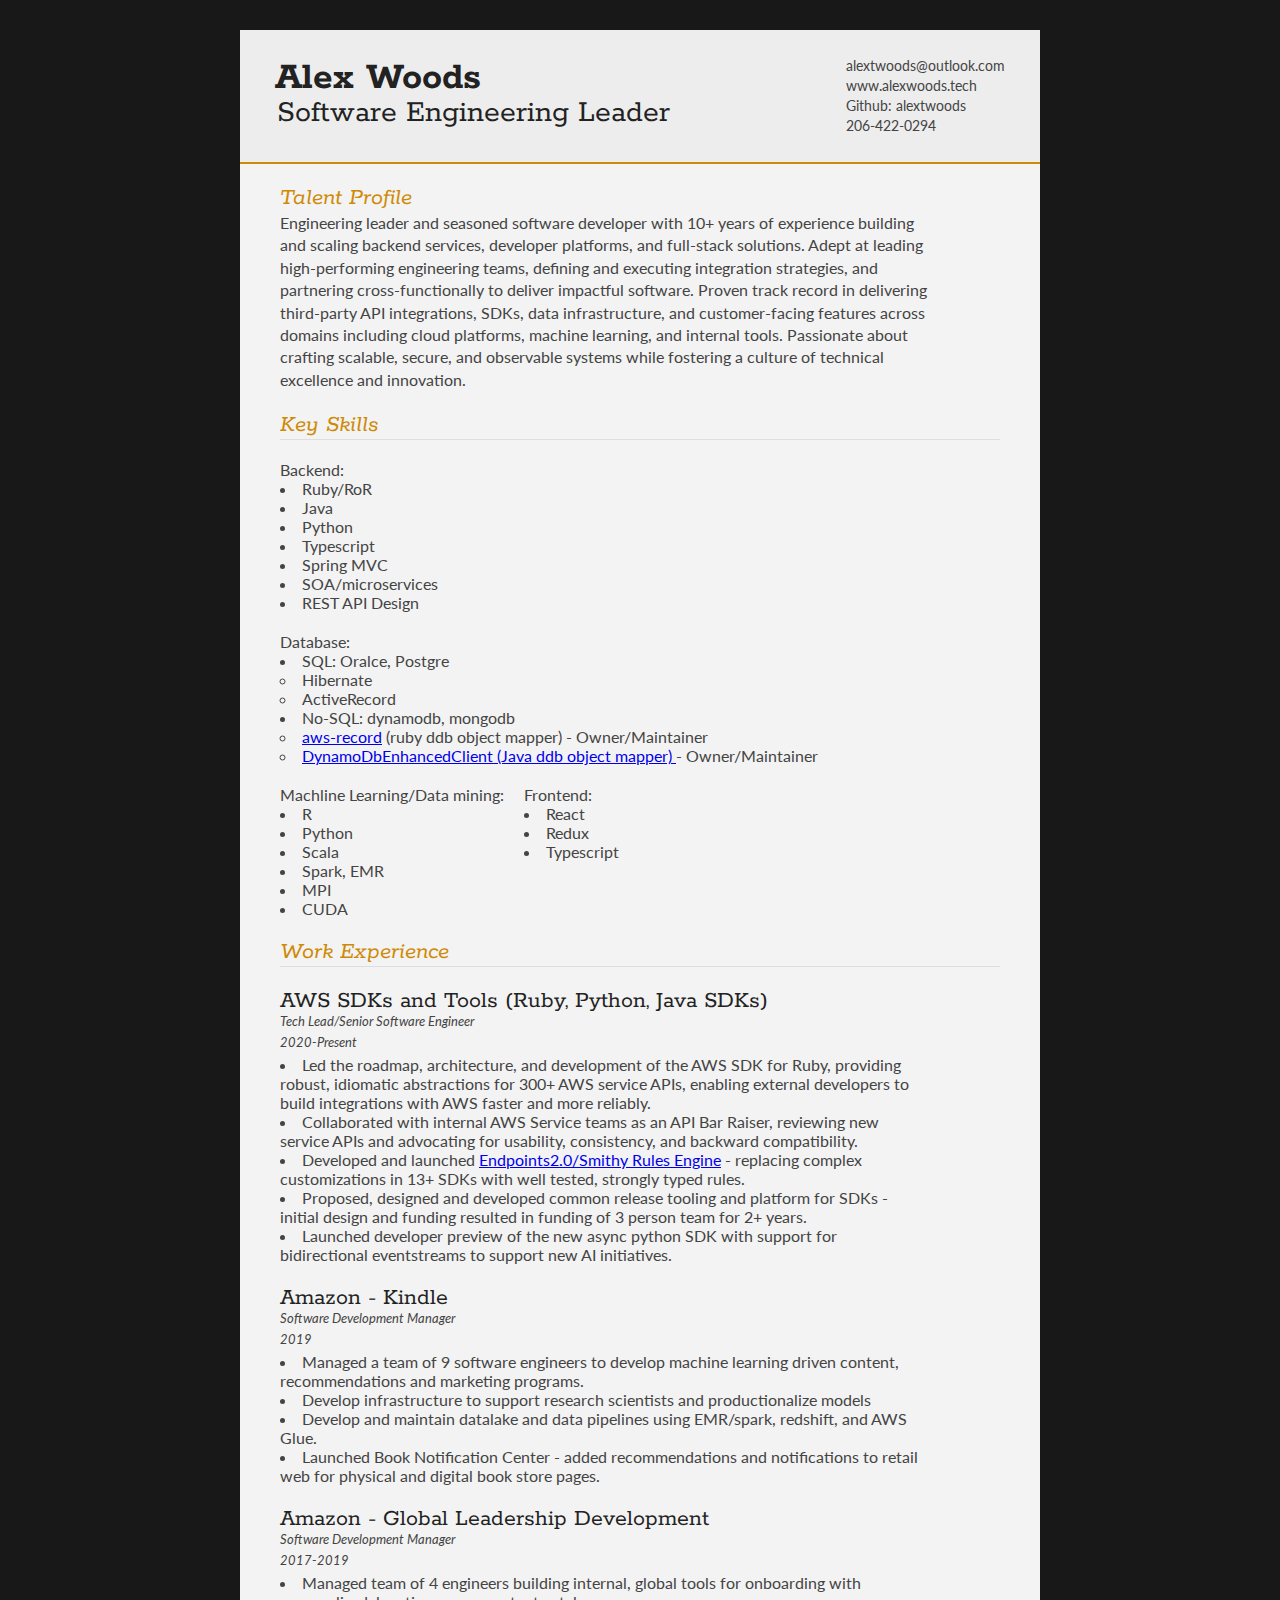
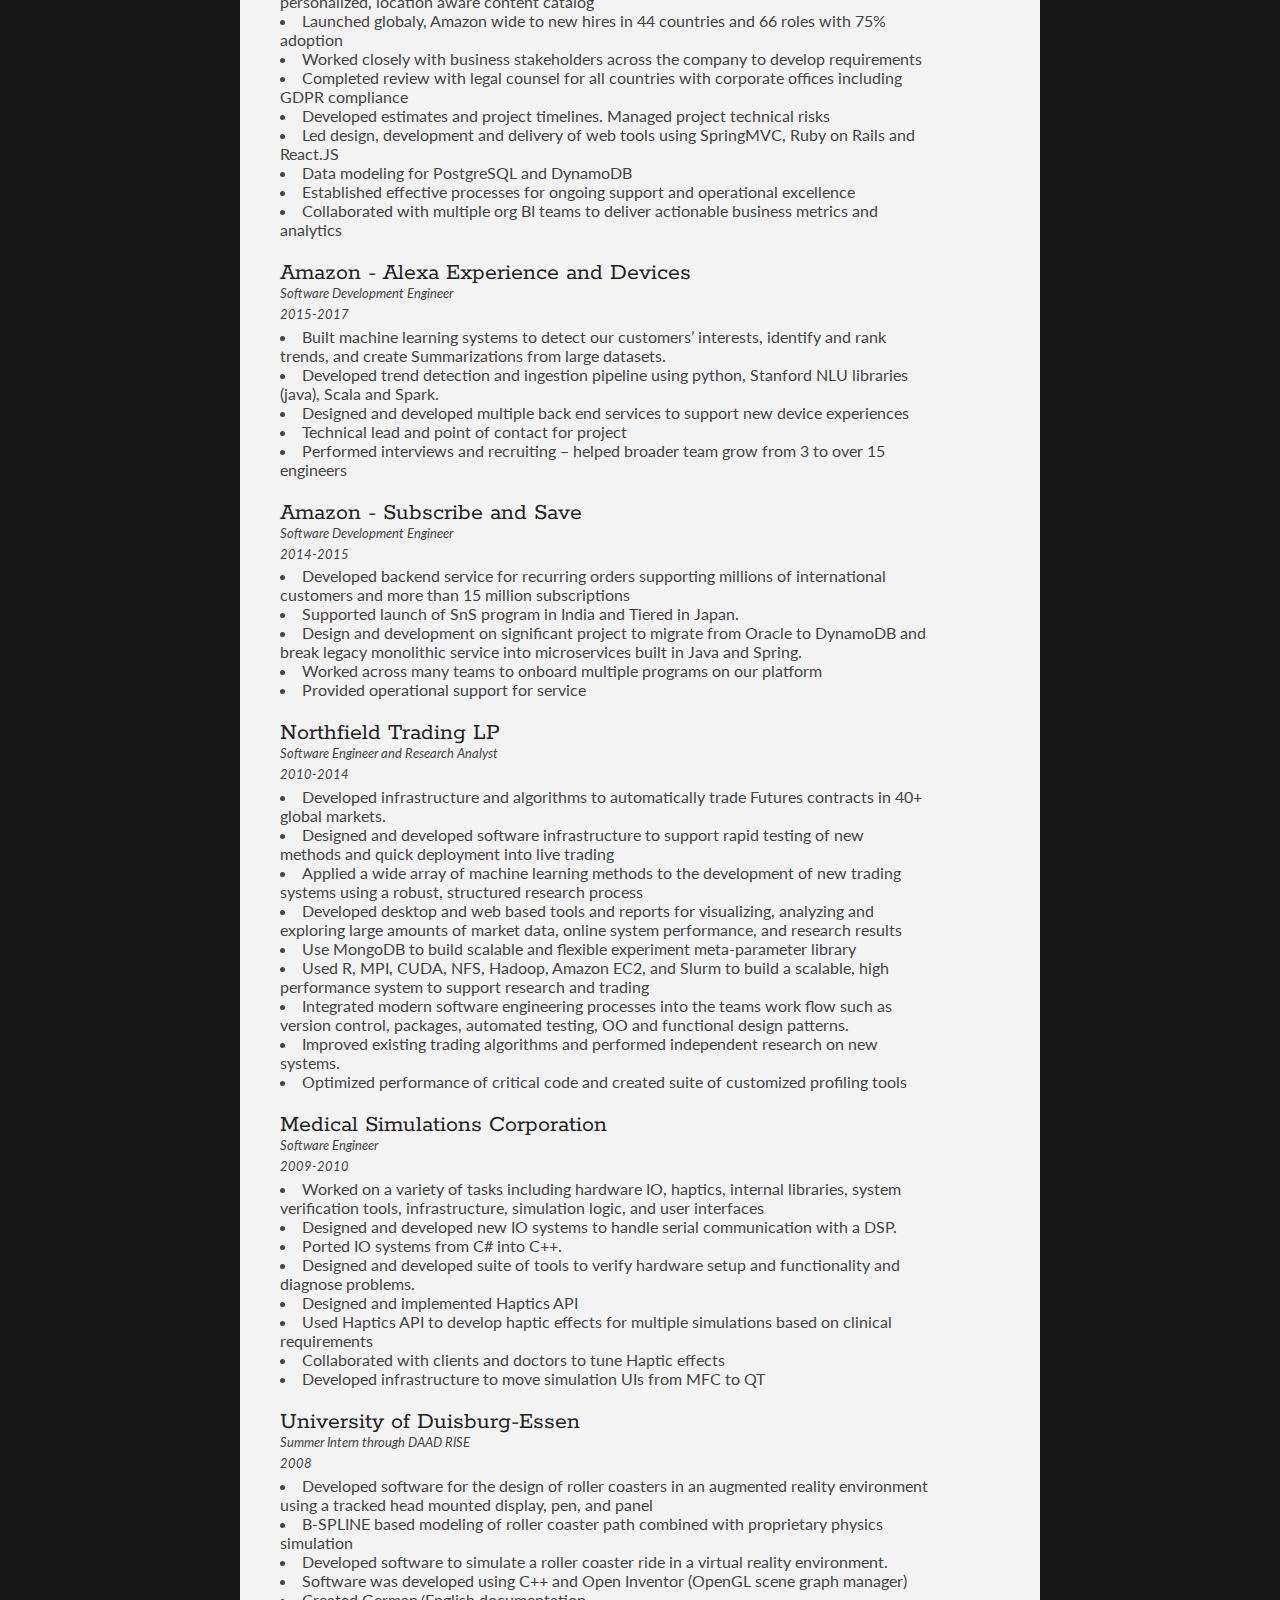
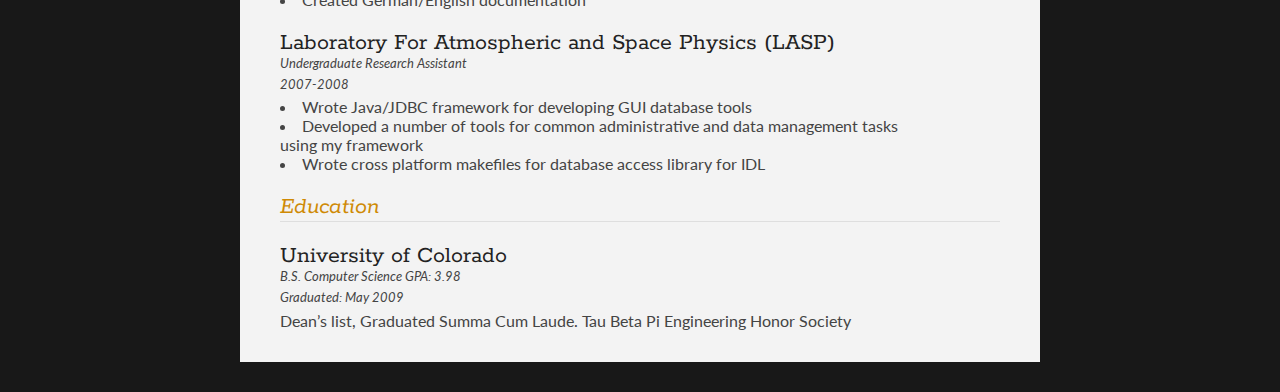
<file: index.html>
<!DOCTYPE html>
<html>
<head>
<title>Alex Woods - Software Engineering Leader </title>

<meta name="viewport" content="width=device-width"/>
<meta name="description" content="Resume for Alex Woods - Software Engineer"/>
<meta charset="UTF-8">

<link type="text/css" rel="stylesheet" href="style.css">
<link href='http://fonts.googleapis.com/css?family=Rokkitt:400,700|Lato:400,300' rel='stylesheet' type='text/css'>

<link rel="icon" type="image/png" href="/favicon-16x16.png">
<!--[if lt IE 9]>
<script src="//html5shiv.googlecode.com/svn/trunk/html5.js"></script>
<![endif]-->
</head>
<body id="top">
<div id="cv" class="insta-fade">
	<div class="main-details">
		<div id="name">
			<h1 class="quick-fade delay-two">Alex Woods</h1>
			<h2 class="quick-fade delay-three">Software Engineering Leader</h2>
		</div>

		<div id="contact-details" class="quick-fade delay-four">
			<ul>
				<li><a href="mailto:alextwoods@outlook.com" target="_blank">alextwoods@outlook.com</a></li>
				<li><a href="http://www.alexwoods.tech">www.alexwoods.tech</a></li>
				<li><a href="https://github.com/alextwoods">Github: alextwoods</a></li>
				<li>206-422-0294</li>
			</ul>
		</div>
		<div class="clear"></div>
	</div>

	<div id="main-area" class="quick-fade delay-five">
		<section>
			<article>
				<div class="section-title">
					<h1>Talent Profile</h1>
				</div>

				<div class="section-content">
					<p>
            Engineering leader and seasoned software developer with 10+ years of experience building and scaling backend services, 
	   developer platforms, and full-stack solutions. Adept at leading high-performing engineering teams, defining and executing 
						integration strategies, and partnering cross-functionally to deliver impactful software. 
						Proven track record in delivering third-party API integrations, SDKs, data infrastructure, 
						and customer-facing features across domains including cloud platforms, machine learning, 
						and internal tools. Passionate about crafting scalable, secure, and observable systems while 
						fostering a culture of technical excellence and innovation.    
					</p>
				</div>
			</article>
			<div class="clear"></div>
		</section>

    <div class="section-title">
      <h1>Key Skills</h1>
    </div>
    <section>
	<div class="section-content skill-section">
          <ul class="skill-list">
            Backend:
	        <li>Ruby/RoR</li>
            <li>Java</li>
	        <li>Python</li>
	        <li>Typescript</li>
            <li>Spring MVC</li>
            <li>SOA/microservices</li>
            <li>REST API Design</li>
          </ul>

          <ul class="skill-list">
            Database:
            <li>SQL: Oralce, Postgre
                <ul>
                  <li>Hibernate</li>
                  <li>ActiveRecord</li>
                </ul>
            </li>
            <li>No-SQL: dynamodb, mongodb
              <ul>
                <li><a href="https://github.com/aws/aws-record-ruby">aws-record</a> (ruby ddb object mapper) - Owner/Maintainer</li>
                <li>
                  <a href="https://sdk.amazonaws.com/java/api/latest/software/amazon/awssdk/enhanced/dynamodb/package-summary.html">
                    DynamoDbEnhancedClient (Java ddb object mapper)
                  </a> - Owner/Maintainer
              </ul>
            </li>
            
          </ul>

          <ul class="skill-list">
            Machline Learning/Data mining:
            <li>R</li>
            <li>Python</li>
            <li>Scala</li>
            <li>Spark, EMR</li>
            <li>MPI</li>
            <li>CUDA</li>
          </ul>

	<ul class="skill-list">
            Frontend:
            <li>React</li>
            <li>Redux</li>
            <li>Typescript</li>
          </ul>
			</div>
			<div class="clear"></div>
		</section>

    <div class="section-title">
      <h1>Work Experience</h1>
    </div>
		<section>
			<div class="section-content">
				<acticle>
					<h2>AWS SDKs and Tools (Ruby, Python, Java SDKs)</h2>
					<p class="sub-details">Tech Lead/Senior Software Engineer</p>
					<p class="sub-details">2020-Present</p>
				  <ul class='job-detail-list'>
            <li>Led the roadmap, architecture, and development of the AWS SDK for Ruby, providing robust, idiomatic abstractions for 300+ AWS service APIs, enabling external developers to build integrations with AWS faster and more reliably.</li>
	    <li>Collaborated with internal AWS Service teams as an API Bar Raiser, reviewing new service APIs and advocating for usability, consistency, and backward compatibility.</li>
            <li>Developed and launched <a href="https://smithy.io/2.0/additional-specs/rules-engine/specification.html">Endpoints2.0/Smithy Rules Engine</a> - replacing complex customizations in 13+ SDKs with well tested, strongly typed rules.</li>
            <li>Proposed, designed and developed common release tooling and platform for SDKs - initial design and funding resulted in funding of 3 person team for 2+ years.</li>
	    <li>Launched developer preview of the new async python SDK with support for bidirectional eventstreams to support new AI initiatives.</li></li>

				  </ul>
				</acticle>
				<article>
					<h2>Amazon - Kindle</h2>
          <p class="sub-details">Software Development Manager</p>
					<p class="sub-details">2019</p>
          <ul class='job-detail-list'>
            <li>Managed a team of 9 software engineers to develop machine learning driven content, recommendations and marketing programs. </li>
            <li>Develop infrastructure to support research scientists and productionalize models</li>
            <li>Develop and maintain datalake and data pipelines using EMR/spark, redshift, and AWS Glue.</li>
            <li> Launched Book Notification Center - added recommendations and notifications to retail web for physical and digital book store pages.</li>
          </ul>

				</article>

				<article>
          <h2>Amazon - Global  Leadership Development</h2>
          <p class="sub-details">Software Development Manager</p>
					<p class="sub-details">2017-2019</p>
          <ul class='job-detail-list'>
            <li>Managed team of 4 engineers building internal, global tools for onboarding with personalized, location aware content catalog</li>
						<li>Launched globaly, Amazon wide to new hires in 44 countries and 66 roles with 75% adoption</li>
            <li>Worked closely with business stakeholders across the company to develop requirements</li>
            <li>Completed review with legal counsel for all countries with corporate offices including GDPR compliance</li>
            <li>Developed estimates and project timelines. Managed project technical risks</li>
            <li>Led design, development and delivery of web tools using SpringMVC, Ruby on Rails and React.JS </li>
            <li>Data modeling for PostgreSQL and DynamoDB</li>
            <li>Established effective processes for ongoing support and operational excellence</li>
            <li>Collaborated with multiple org BI teams to deliver actionable business metrics and analytics</li>
          </ul>
				</article>

        <article>
          <h2>Amazon - Alexa Experience and Devices</h2>
          <p class="sub-details">Software Development Engineer</p>
					<p class="sub-details">2015-2017</p>
          <ul class='job-detail-list'>
            <li>Built machine learning systems to detect our customers’ interests, identify and rank trends, and create
            Summarizations from large datasets.</li>
            <li>Developed trend detection and ingestion pipeline using python, Stanford NLU libraries (java), Scala and Spark. </li>
            <li>Designed and developed multiple back end services to support new device experiences</li>
            <li>Technical lead and point of contact for project</li>
            <li>Performed interviews and recruiting – helped broader team grow from 3 to over 15 engineers</li>
          </ul>
				</article>

        <article>
          <h2>Amazon - Subscribe and Save</h2>
          <p class="sub-details">Software Development Engineer</p>
          <p class="sub-details">2014-2015</p>
          <ul class='job-detail-list'>
            <li>Developed backend service for recurring orders supporting millions of international customers and more than 15 million subscriptions</li>
            <li>Supported launch of SnS program in India and Tiered in Japan. </li>
            <li>Design and development on significant project to migrate from Oracle to DynamoDB and break legacy monolithic service into microservices built in Java and Spring. </li>
            <li>Worked across many teams to onboard multiple programs on our platform</li>
            <li>Provided operational support for service</li>

          </ul>
        </article>

        <article>
          <h2>Northfield Trading LP</h2>
          <p class="sub-details">Software Engineer and Research Analyst</p>
          <p class="sub-details">2010-2014</p>
          <ul class='job-detail-list'>
            <li>Developed infrastructure and algorithms to automatically trade Futures contracts in 40+ global markets.</li>
            <li>Designed and developed software infrastructure to support rapid testing of new methods and quick deployment into live trading</li>
            <li>Applied a wide array of machine learning methods to the development of new trading systems using a robust, structured research process</li>
            <li>Developed desktop and web based tools and reports for visualizing, analyzing and exploring large amounts of market data, online system performance, and research results</li>
            <li>Use MongoDB to build scalable and flexible experiment meta-parameter library</li>
            <li>Used R, MPI, CUDA, NFS, Hadoop, Amazon EC2, and Slurm to build a scalable, high performance system to support research and trading</li>
            <li>Integrated modern software engineering processes into the teams work flow such as version control, packages, automated testing, OO and functional design patterns.</li>
            <li>Improved existing trading algorithms and performed independent research on new systems.</li>
            <li>Optimized performance of critical code and created suite of customized profiling tools</li>


          </ul>
        </article>

        <article>
          <h2>Medical Simulations Corporation</h2>
          <p class="sub-details">Software Engineer</p>
          <p class="sub-details">2009-2010</p>
          <ul class='job-detail-list'>
            <li>Worked on a variety of tasks including hardware IO, haptics, internal libraries, system verification tools, infrastructure, simulation logic, and user interfaces</li>
            <li>Designed and developed new IO systems to handle serial communication with a DSP. </li>
            <li>Ported IO systems from C# into C++.</li>
            <li>Designed and developed suite of tools to verify hardware setup and functionality and diagnose problems.</li>
            <li>Designed and implemented Haptics API</li>
            <li>Used Haptics API to develop haptic effects for multiple simulations based on clinical requirements</li>
            <li>Collaborated with clients and doctors to tune Haptic effects</li>
            <li>Developed infrastructure to move simulation UIs from MFC to QT</li>
          </ul>
        </article>

        <article>
          <h2>University of Duisburg-Essen</h2>
          <p class="sub-details">Summer Intern through DAAD RISE</p>
          <p class="sub-details">2008</p>
          <ul class='job-detail-list'>
            <li>Developed software for the design of roller coasters in an augmented reality environment using a tracked head mounted display, pen, and panel</li>
            <li>B-SPLINE based modeling of roller coaster path combined with proprietary physics simulation</li>
            <li>Developed software to simulate a roller coaster ride in a virtual reality environment.</li>
            <li>Software was developed using C++ and Open Inventor (OpenGL scene graph manager)</li>
            <li>Created German/English documentation</li>

          </ul>
        </article>

        <article>
          <h2>Laboratory For Atmospheric and Space Physics (LASP)</h2>
          <p class="sub-details">Undergraduate Research Assistant</p>
          <p class="sub-details">2007-2008</p>
          <ul class='job-detail-list'>
            <li>Wrote Java/JDBC framework for developing GUI database tools</li>
            <li>Developed a number of tools for common administrative and data management tasks using my framework</li>
            <li>Wrote cross platform makefiles for database access library for IDL</li>
          </ul>
        </article>

			</div>
			<div class="clear"></div>
		</section>


    <div class="section-title">
      <h1>Education</h1>
    </div>

		<section>
			<div class="section-content">
				<article>
					<h2>University of Colorado</h2>
					<p class="sub-details">B.S. Computer Science GPA: 3.98</p>
          <p class="sub-details">Graduated: May 2009</p>
					<p>Dean’s list, Graduated Summa Cum Laude.  Tau Beta Pi Engineering Honor Society</p>
				</article>
			</div>
			<div class="clear"></div>
		</section>

	</div>
</div>
</body>
</html>
</file>
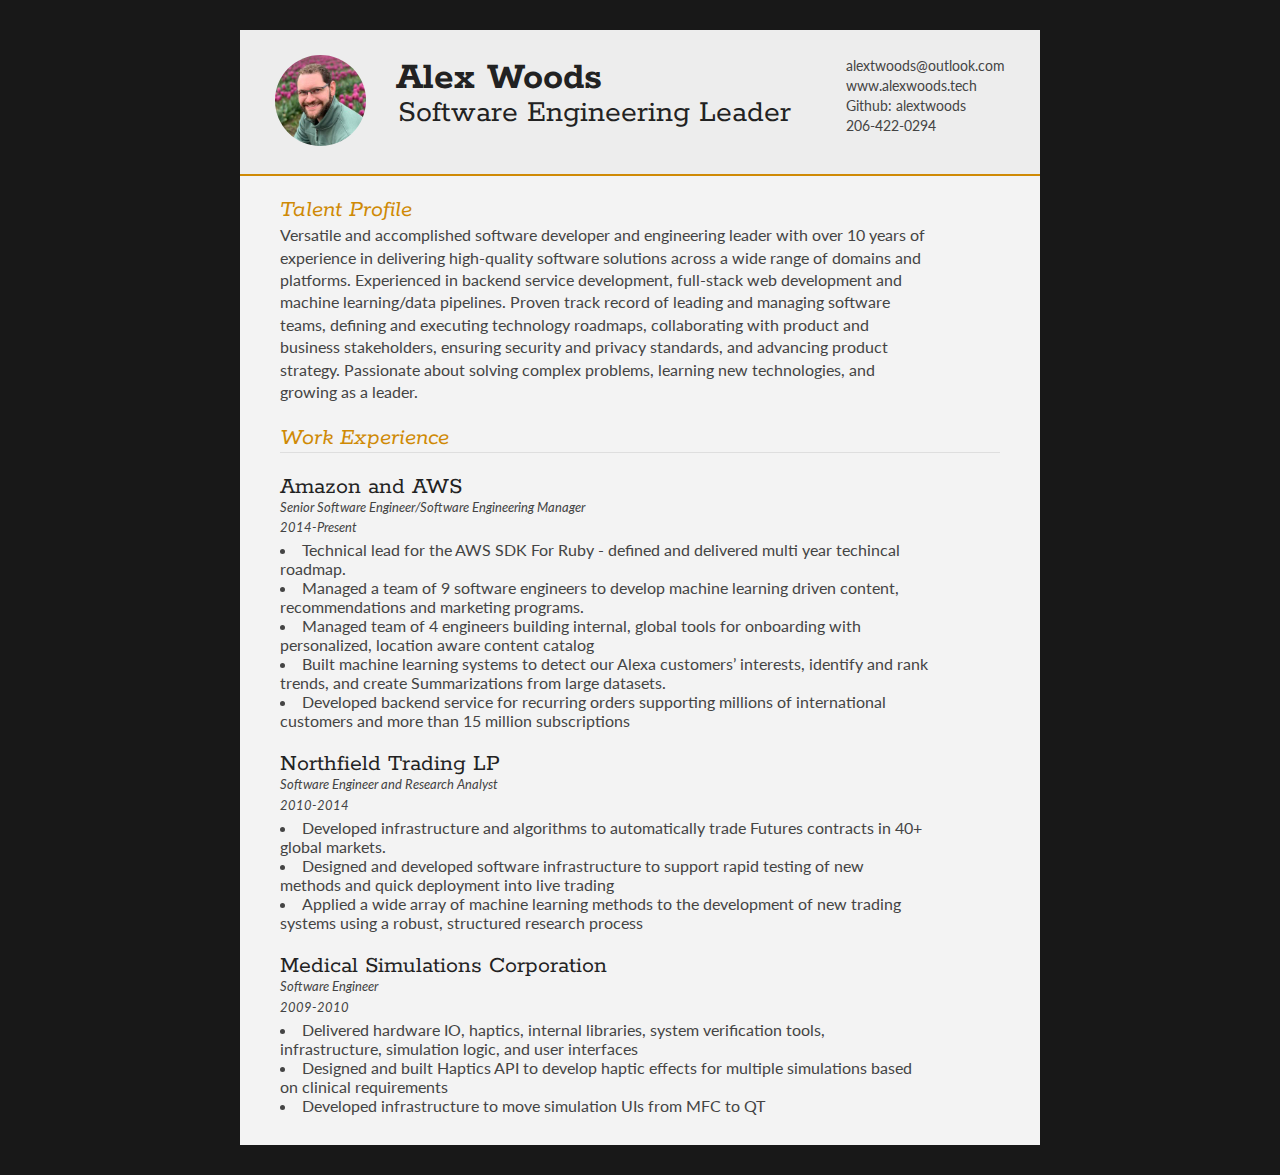
<file: short.html>
<!DOCTYPE html>
<html>
<head>
<title>Alex Woods - Software Engineering Leader </title>

<meta name="viewport" content="width=device-width"/>
<meta name="description" content="Resume for Alex Woods - Software Engineer"/>
<meta charset="UTF-8">

<link type="text/css" rel="stylesheet" href="style.css">
<link href='http://fonts.googleapis.com/css?family=Rokkitt:400,700|Lato:400,300' rel='stylesheet' type='text/css'>

<link rel="icon" type="image/png" href="/favicon-16x16.png">
<!--[if lt IE 9]>
<script src="//html5shiv.googlecode.com/svn/trunk/html5.js"></script>
<![endif]-->
</head>
<body id="top">
<div id="cv" class="insta-fade">
	<div class="main-details">
		<div id="headshot" class="quick-fade">
			<img src="headshot.jpeg" alt="Alex Woods" />
		</div>

		<div id="name">
			<h1 class="quick-fade delay-two">Alex Woods</h1>
			<h2 class="quick-fade delay-three">Software Engineering Leader</h2>
		</div>

		<div id="contact-details" class="quick-fade delay-four">
			<ul>
				<li><a href="mailto:alextwoods@outlook.com" target="_blank">alextwoods@outlook.com</a></li>
				<li><a href="http://www.alexwoods.tech">www.alexwoods.tech</a></li>
				<li><a href="https://github.com/alextwoods">Github: alextwoods</a></li>
				<li>206-422-0294</li>
			</ul>
		</div>
		<div class="clear"></div>
	</div>

	<div id="main-area" class="quick-fade delay-five">
		<section>
			<article>
				<div class="section-title">
					<h1>Talent Profile</h1>
				</div>

				<div class="section-content">
					<p>
Versatile and accomplished software developer and engineering leader with over 10 years of experience in delivering high-quality software solutions across a wide range of domains and platforms. 
Experienced in backend service development, full-stack web development and machine learning/data pipelines.
Proven track record of leading and managing software teams, defining and executing technology roadmaps, collaborating with product and business stakeholders, ensuring security and privacy standards, and advancing product strategy. 
Passionate about solving complex problems, learning new technologies, and growing as a leader.          
					</p>
				</div>
			</article>
			<div class="clear"></div>
		</section>

    <div class="section-title">
      <h1>Work Experience</h1>
    </div>
		<section>
			<div class="section-content">
				<acticle>
					<h2>Amazon and AWS</h2>
					<p class="sub-details">Senior Software Engineer/Software Engineering Manager</p>
					<p class="sub-details">2014-Present</p>
				  <ul class='job-detail-list'>
            <li>Technical lead for the AWS SDK For Ruby - defined and delivered multi year techincal roadmap.</li>
            <li>Managed a team of 9 software engineers to develop machine learning driven content, recommendations and marketing programs. </li>
            <li>Managed team of 4 engineers building internal, global tools for onboarding with personalized, location aware content catalog</li>
            <li>Built machine learning systems to detect our Alexa customers’ interests, identify and rank trends, and create Summarizations from large datasets.</li>
            <li>Developed backend service for recurring orders supporting millions of international customers and more than 15 million subscriptions</li>
				  </ul>
				</acticle>

        <article>
          <h2>Northfield Trading LP</h2>
          <p class="sub-details">Software Engineer and Research Analyst</p>
          <p class="sub-details">2010-2014</p>
          <ul class='job-detail-list'>
            <li>Developed infrastructure and algorithms to automatically trade Futures contracts in 40+ global markets.</li>
            <li>Designed and developed software infrastructure to support rapid testing of new methods and quick deployment into live trading</li>
            <li>Applied a wide array of machine learning methods to the development of new trading systems using a robust, structured research process</li>
          </ul>
        </article>

        <article>
          <h2>Medical Simulations Corporation</h2>
          <p class="sub-details">Software Engineer</p>
          <p class="sub-details">2009-2010</p>
          <ul class='job-detail-list'>
            <li>Delivered hardware IO, haptics, internal libraries, system verification tools, infrastructure, simulation logic, and user interfaces</li>
            <li>Designed and built Haptics API to develop haptic effects for multiple simulations based on clinical requirements</li>
            <li>Developed infrastructure to move simulation UIs from MFC to QT</li>
          </ul>
        </article>

			</div>
			<div class="clear"></div>
		</section>
	</div>
</div>
</body>
</html>
</file>
<file: style.css>
html,body,div,span,object,iframe,h1,h2,h3,h4,h5,h6,p,blockquote,pre,abbr,address,cite,code,del,dfn,em,img,ins,kbd,q,samp,small,strong,sub,sup,var,b,i,dl,dt,dd,ol,ul,li,fieldset,form,label,legend,table,caption,tbody,tfoot,thead,tr,th,td,article,aside,canvas,details,figcaption,figure,footer,header,hgroup,menu,nav,section,summary,time,mark,audio,video {
border:0;
font:inherit;
font-size:100%;
margin:0;
padding:0;
vertical-align:baseline;
}

article,aside,details,figcaption,figure,footer,header,hgroup,menu,nav,section {
display:block;
}

html, body {background: #181818; font-family: 'Lato', helvetica, arial, sans-serif; font-size: 16px; color: #222;}

.clear {clear: both;}

p {
	font-size: 1em;
	line-height: 1.4em;
	margin-bottom: 20px;
	color: #444;
}

#cv {
	width: 90%;
	max-width: 800px;
	background: #f3f3f3;
	margin: 30px auto;
}

.main-details {
	padding: 25px 35px;
	border-bottom: 2px solid #cf8a05;
	background: #ededed;
}

#name h1 {
	font-size: 2.5em;
	font-weight: 700;
	font-family: 'Rokkitt', Helvetica, Arial, sans-serif;
	margin-bottom: -6px;
}

#name h2 {
	font-size: 2em;
	margin-left: 2px;
	font-family: 'Rokkitt', Helvetica, Arial, sans-serif;
}

#main-area {
	padding: 0 40px;
}

#headshot {
	width: 12.5%;
	float: left;
	margin-right: 30px;
}

#headshot img {
	width: 100%;
	height: auto;
	-webkit-border-radius: 50px;
	border-radius: 50px;
}

#name {
	float: left;
}

#contact-details {
	float: right;
}

#contact-details ul {
	list-style-type: none;
	font-size: 0.9em;
	margin-top: 2px;
}

#contact-details ul li {
	margin-bottom: 3px;
	color: #444;
}

#contact-details ul li a, a[href^=tel] {
	color: #444;
	text-decoration: none;
	-webkit-transition: all .3s ease-in;
	-moz-transition: all .3s ease-in;
	-o-transition: all .3s ease-in;
	-ms-transition: all .3s ease-in;
	transition: all .3s ease-in;
}

#contact-details ul li a:hover {
	color: #cf8a05;
}


section {
	border-top: 1px solid #dedede;
	padding: 20px 0 0;
}

section:first-child {
	border-top: 0;
}

section:last-child {
	padding: 20px 0 10px;
}

.section-title {
	width: 25%;
}

.section-content {
	width: 90%;
}

.section-title h1 {
	font-family: 'Rokkitt', Helvetica, Arial, sans-serif;
	font-style: italic;
	font-size: 1.5em;
	color: #cf8a05;
}

.section-content h2 {
	font-family: 'Rokkitt', Helvetica, Arial, sans-serif;
	font-size: 1.5em;
	margin-bottom: -2px;
}

.sub-details {
	font-size: 0.8em;
	font-style: italic;
	margin-bottom: 3px;
}

.skill-section {
  display: flex;
  flex-wrap: wrap;
}

.skill-list {
	margin-bottom: 20px;
  margin-right: 20px;
	font-size: 1em;
	color: #444;
  list-style-position: inside;
}

.job-detail-list {
	margin-bottom: 20px;
	font-size: 1em;
	color: #444;
  list-style-position: inside;
}

.keySkills ul li {
	margin-bottom: 3px;
}

@media all and (min-width: 602px) and (max-width: 800px) {
	#headshot {
		display: none;
	}

	.keySkills {
	-moz-column-count:2;
	-webkit-column-count:2;
	column-count:2;
	}
}

@media all and (max-width: 601px) {
	#cv {
		width: 95%;
		margin: 10px auto;
		min-width: 280px;
	}

	#headshot {
		display: none;
	}

	#name, #contact-details {
		float: none;
		width: 100%;
		text-align: center;
	}

	.section-title, .section-content {
		float: none;
		width: 100%;
	}

	.section-title {
		margin-left: -2px;
		font-size: 1.25em;
	}

	.keySkills {
		-moz-column-count:2;
		-webkit-column-count:2;
		column-count:2;
	}
}

@media all and (max-width: 480px) {
	.main-details {
		padding: 15px 15px;
	}

	section {
		padding: 15px 0 0;
	}

	#main-area {
		padding: 0 25px;
	}


	.keySkills {
	-moz-column-count:1;
	-webkit-column-count:1;
	column-count:1;
	}

	#name h1 {
		line-height: .8em;
		margin-bottom: 4px;
	}
}

@media print {
    #cv {
        width: 100%;
    }
}

@-webkit-keyframes reset {
	0% {
		opacity: 0;
	}
	100% {
		opacity: 0;
	}
}

@-webkit-keyframes fade-in {
	0% {
		opacity: 0;
	}
	40% {
		opacity: 0;
	}
	100% {
		opacity: 1;
	}
}

@-moz-keyframes reset {
	0% {
		opacity: 0;
	}
	100% {
		opacity: 0;
	}
}

@-moz-keyframes fade-in {
	0% {
		opacity: 0;
	}
	40% {
		opacity: 0;
	}
	100% {
		opacity: 1;
	}
}

@keyframes reset {
	0% {
		opacity: 0;
	}
	100% {
		opacity: 0;
	}
}

@keyframes fade-in {
	0% {
		opacity: 0;
	}
	40% {
		opacity: 0;
	}
	100% {
		opacity: 1;
	}
}

.insta-fade {
    -webkit-animation-name: reset, fade-in;
    -webkit-animation-duration: 1.5s;
    -webkit-animation-timing-function: ease-in;

	-moz-animation-name: reset, fade-in;
    -moz-animation-duration: 1.5s;
    -moz-animation-timing-function: ease-in;

	animation-name: reset, fade-in;
    animation-duration: 1.5s;
    animation-timing-function: ease-in;
}

.quick-fade {
    -webkit-animation-name: reset, fade-in;
    -webkit-animation-duration: 2.5s;
    -webkit-animation-timing-function: ease-in;

	-moz-animation-name: reset, fade-in;
    -moz-animation-duration: 2.5s;
    -moz-animation-timing-function: ease-in;

	animation-name: reset, fade-in;
    animation-duration: 2.5s;
    animation-timing-function: ease-in;
}

.delay-one {
	-webkit-animation-delay: 0, .5s;
	-moz-animation-delay: 0, .5s;
	animation-delay: 0, .5s;
}

.delay-two {
	-webkit-animation-delay: 0, 1s;
	-moz-animation-delay: 0, 1s;
	animation-delay: 0, 1s;
}

.delay-three {
	-webkit-animation-delay: 0, 1.5s;
	-moz-animation-delay: 0, 1.5s;
	animation-delay: 0, 1.5s;
}

.delay-four {
	-webkit-animation-delay: 0, 2s;
	-moz-animation-delay: 0, 2s;
	animation-delay: 0, 2s;
}

.delay-five {
	-webkit-animation-delay: 0, 2.5s;
	-moz-animation-delay: 0, 2.5s;
	animation-delay: 0, 2.5s;
}
</file>
